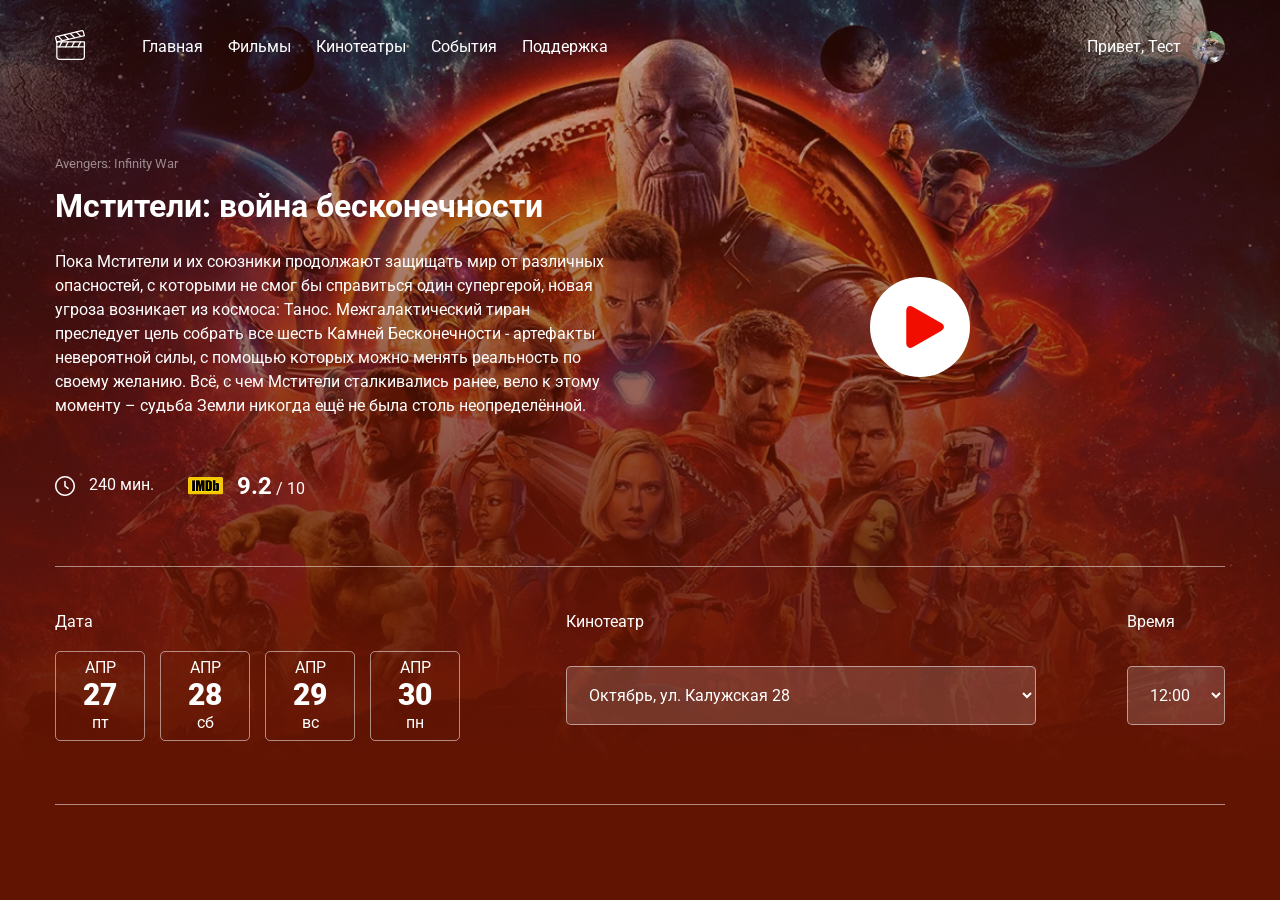
<file: Главная страница/index.html>
<!DOCTYPE html>
<html lang="en">
    <head>
        <meta charset="UTF-8">
        <meta http-equiv="X-UA-Compatible" content="IE=edge">
        <meta name="viewport" content="width=device-width, initial-scale=1.0">
        <title>Online Cinema</title>
        <link rel="preconnect" href="https://fonts.googleapis.com">
        <link rel="preconnect" href="https://fonts.gstatic.com" crossorigin>
        <link href="https://fonts.googleapis.com/css2?family=Roboto:wght@400;700&display=swap" rel="stylesheet">
        <link rel="stylesheet" href="css/normalize.css">
        <link rel="stylesheet" href="css/style.css">
    </head>

    <body>
        <header class = "header"> 
            <div class="navbar container">
            <a href="/">
                <img src="img/logo.svg" alt="logo">
            </a>

            <nav class = "nav">
                <ul class="menu">
                    <li class="menu-item">
                        <a href="#" class="menu-link">Главная</a>
                    </li>
                    <li class="menu-item">
                        <a href="#" class="menu-link">Фильмы</a>
                    </li>
                    <li class="menu-item">
                        <a href="#" class="menu-link">Кинотеатры</a>
                    </li>
                    <li class="menu-item">
                        <a href="#" class="menu-link">События</a>
                    </li>
                    <li class="menu-item">
                        <a href="#" class="menu-link">Поддержка</a>
                    </li>
                </ul>
            </nav>

            <div class="user">
                <span class = "">Привет, Тест</span>
                <img class = "avatar" src="img/avatar.jpg" alt="avatar">
            </div>
            </div>
            <!-- /.navbar -->
             <div class="film container">
                <div class="film-info">
                    <small class="film-title-small">Avengers: Infinity War</small>
                    <h1 class="film-title">Мстители: война бесконечности</h1>
                    <p class="film-description">
                        Пока Мстители и их союзники продолжают защищать мир от различных опасностей, с которыми не смог бы справиться один супергерой, новая угроза возникает из космоса: Танос. Межгалактический тиран преследует цель собрать все шесть Камней Бесконечности - артефакты невероятной силы, с помощью которых можно менять реальность по своему желанию. Всё, с чем Мстители сталкивались ранее, вело к этому моменту – судьба Земли никогда ещё не была столь неопределённой.
                    </p>
                    <div class="film-details">
                        <div class="time">
                            <img src="img/clock.svg" alt="" class="time-icon">
                            <span class="time-counter">240 мин.</span>
                        </div>
                        <div class="rating">
                            <img src="img/imdb.png" alt="imdb logo" class="rating-icon">
                            <span class="rating-counter">
                                <strong class="rating-current">9.2</strong> / 10
                            </span>
                        </div>
                    </div>
                    <!-- /.film-details -->
                </div>
                <a href="#" class="film-trailer">
                    <svg width="100" height="100" viewBox="0 0 100 100" fill="none" xmlns="http://www.w3.org/2000/svg">
                    <circle cx="50" cy="50" r="50" fill="white"/>
                    <g clip-path="url(#clip0_1_158)">
                    <path d="M43.0758 30.0033C39.3071 27.8416 36.2518 29.6125 36.2518 33.9556V66.0059C36.2518 70.3533 39.3071 72.1219 43.0758 69.9623L71.0893 53.8967C74.8592 51.7342 74.8592 48.2306 71.0893 46.0686L43.0758 30.0033Z" fill="#F20D01"/>
                    </g>
                    <defs>
                    <clipPath id="clip0_1_158">
                    <rect width="41.8013" height="41.8013" fill="white" transform="translate(34.1837 29.0816)"/>
                    </clipPath>
                    </defs>
                    </svg>
                </a>
                <!-- /.film-triler -->
             </div>
             <!-- /.film -->
              <div class="session container">
                <div class="session-date">
                    <span class="session-lable">Дата</span>
                    <div class="session-date-block">
                        <div class="session-date-item">
                            <span class="session-month">АПР</span>
                            <span class="session-day">27</span>
                            <span class="session-week">пт</span></div>
                        <div class="session-date-item">
                            <span class="session-month">АПР</span>
                            <span class="session-day">28</span>
                            <span class="session-week">сб</span></div>
                        <div class="session-date-item">
                            <span class="session-month">АПР</span>
                            <span class="session-day">29</span>
                            <span class="session-week">вс</span></div>
                        <div class="session-date-item">
                            <span class="session-month">АПР</span>
                            <span class="session-day">30</span>
                            <span class="session-week">пн</span></div>
                    </div>
                </div>
                <!-- /.date -->
                <div class="session-cinema">
                    <span class="session-lable">Кинотеатр</span>
                    <select class="select select-cinema" name="cinema">
                        <option value="Октябрь, ул. Калужская 28">Октябрь, ул. Калужская 28</option>
                        <option value="Октябрь, ул. Калужская 28">Октябрь, ул. Калужская 28</option>
                        <option value="Октябрь, ул. Калужская 28">Октябрь, ул. Калужская 28</option>
                        <option value="Октябрь, ул. Калужская 28">Октябрь, ул. Калужская 28</option>
                    </select>
                </div>
                <!-- /.cinema -->
                 <div class="session-time">
                    <span class="session-lable">Время</span>
                    <select class="select " name="cinema">
                        <option value="12:00">12:00</option>
                        <option value="12:00">12:00</option>
                        <option value="12:00">12:00</option>
                        <option value="12:00">12:00</option>
                    </select>
                 </div>
                 <!-- /.session-time -->
              </div>
              <!-- /.session -->
        </header>
    </body>
</html>
</file>
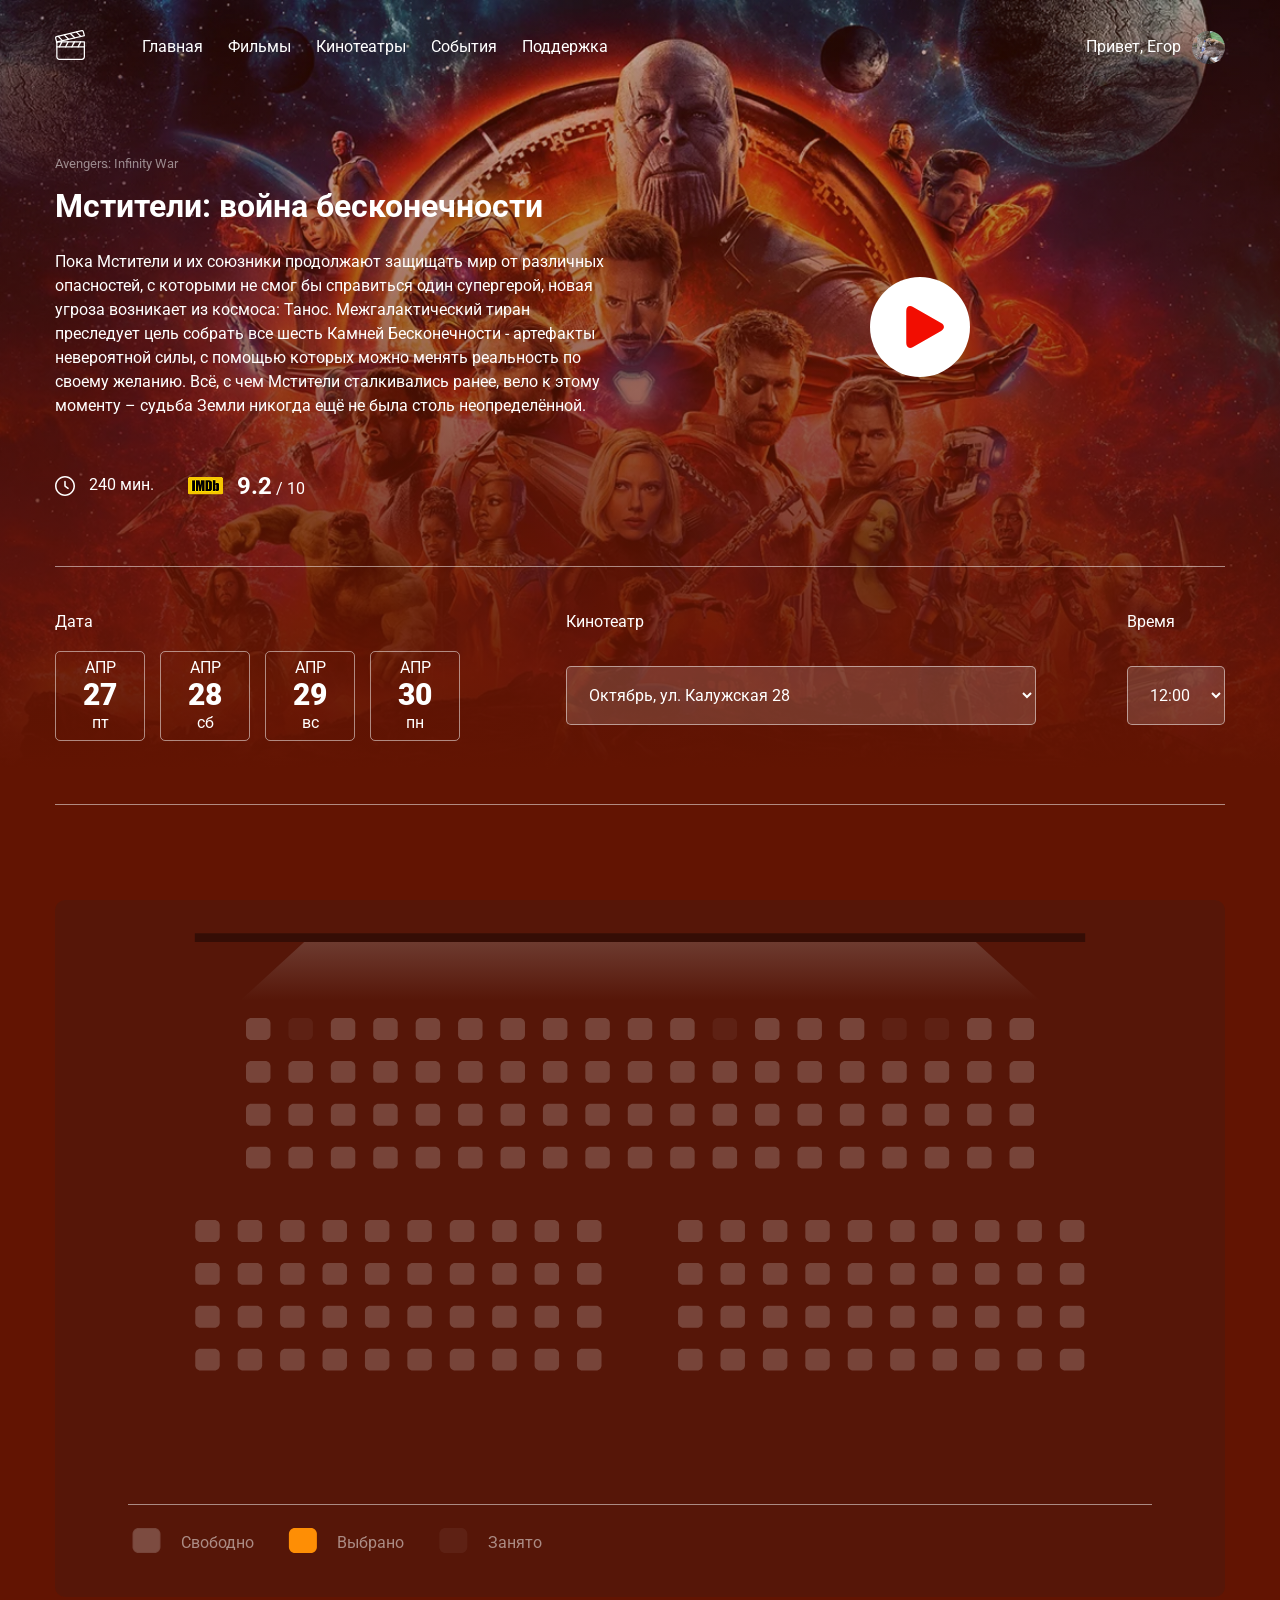
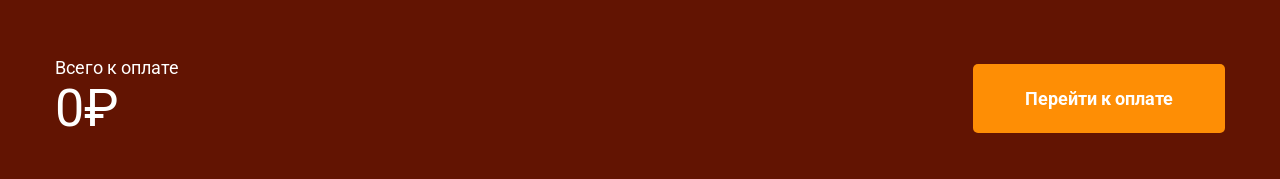
<file: Интерактив/index.html>
<!DOCTYPE html>
<html lang="en">
  <head>
    <meta charset="UTF-8" />
    <meta http-equiv="X-UA-Compatible" content="IE=edge" />
    <meta name="viewport" content="width=device-width, initial-scale=1.0" />
    <title>Online Cinema</title>
    <link rel="preconnect" href="https://fonts.googleapis.com" />
    <link rel="preconnect" href="https://fonts.gstatic.com" crossorigin />
    <link href="https://fonts.googleapis.com/css2?family=Roboto:wght@400;700&display=swap" rel="stylesheet" />
    <link rel="stylesheet" href="css/normalize.css" />
    <link rel="stylesheet" href="css/style.css" />
  </head>

  <body>
    <header class="header">
      <div class="navbar container">
        <a href="/">
          <img src="img/logo.svg" alt="logo" />
        </a>

        <nav class="nav">
          <ul class="menu">
            <li class="menu-item">
              <a href="#" class="menu-link">Главная</a>
            </li>
            <li class="menu-item">
              <a href="#" class="menu-link">Фильмы</a>
            </li>
            <li class="menu-item">
              <a href="#" class="menu-link">Кинотеатры</a>
            </li>
            <li class="menu-item">
              <a href="#" class="menu-link">События</a>
            </li>
            <li class="menu-item">
              <a href="#" class="menu-link">Поддержка</a>
            </li>
          </ul>
        </nav>

        <div class="user">
          <span class="">Привет, Егор</span>
          <img class="avatar" src="img/avatar.jpg" alt="avatar" />
        </div>
      </div>
      <!-- /.navbar -->
      <div class="film container">
        <div class="film-info">
          <small class="film-title-small">Avengers: Infinity War</small>
          <h1 class="film-title">Мстители: война бесконечности</h1>
          <p class="film-description">
            Пока Мстители и их союзники продолжают защищать мир от различных
            опасностей, с которыми не смог бы справиться один супергерой, новая
            угроза возникает из космоса: Танос. Межгалактический тиран
            преследует цель собрать все шесть Камней Бесконечности - артефакты
            невероятной силы, с помощью которых можно менять реальность по
            своему желанию. Всё, с чем Мстители сталкивались ранее, вело к этому
            моменту – судьба Земли никогда ещё не была столь неопределённой.
          </p>
          <div class="film-details">
            <div class="time">
              <img src="img/clock.svg" alt="" class="time-icon" />
              <span class="time-counter">240 мин.</span>
            </div>
            <div class="rating">
              <img src="img/imdb.png" alt="imdb logo" class="rating-icon" />
              <span class="rating-counter">
                <strong class="rating-current">9.2</strong> / 10
              </span>
            </div>
          </div>
          <!-- /.film-details -->
        </div>
        <a href="#" class="film-trailer">
          <svg width="100" height="100" viewBox="0 0 100 100" fill="none" xmlns="http://www.w3.org/2000/svg">
            <circle cx="50" cy="50" r="50" fill="white" />
            <g clip-path="url(#clip0_1_158)">
              <path
                d="M43.0758 30.0033C39.3071 27.8416 36.2518 29.6125 36.2518 33.9556V66.0059C36.2518 70.3533 39.3071 72.1219 43.0758 69.9623L71.0893 53.8967C74.8592 51.7342 74.8592 48.2306 71.0893 46.0686L43.0758 30.0033Z"
                fill="#F20D01" />
            </g>
            <defs>
              <clipPath id="clip0_1_158">
                <rect width="41.8013" height="41.8013" fill="white" transform="translate(34.1837 29.0816)" />
              </clipPath>
            </defs>
          </svg>
        </a>
        <!-- /.film-triler -->
      </div>
      <!-- /.film -->
      <div class="session container">
        <div class="session-date">
          <span class="session-lable">Дата</span>
          <div class="session-date-block">
            <div class="session-date-item">
              <span class="session-month">АПР</span>
              <span class="session-day">27</span>
              <span class="session-week">пт</span>
            </div>
            <div class="session-date-item">
              <span class="session-month">АПР</span>
              <span class="session-day">28</span>
              <span class="session-week">сб</span>
            </div>
            <div class="session-date-item">
              <span class="session-month">АПР</span>
              <span class="session-day">29</span>
              <span class="session-week">вс</span>
            </div>
            <div class="session-date-item">
              <span class="session-month">АПР</span>
              <span class="session-day">30</span>
              <span class="session-week">пн</span>
            </div>
          </div>
        </div>
        <!-- /.date -->
        <div class="session-cinema">
          <span class="session-lable">Кинотеатр</span>
          <select class="select select-cinema" name="cinema">
            <option value="Октябрь, ул. Калужская 28">
              Октябрь, ул. Калужская 28
            </option>
            <option value="Октябрь, ул. Калужская 28">
              Октябрь, ул. Калужская 28
            </option>
            <option value="Октябрь, ул. Калужская 28">
              Октябрь, ул. Калужская 28
            </option>
            <option value="Октябрь, ул. Калужская 28">
              Октябрь, ул. Калужская 28
            </option>
          </select>
        </div>
        <!-- /.cinema -->
        <div class="session-time">
          <span class="session-lable">Время</span>
          <select class="select" name="cinema">
            <option value="12:00">12:00</option>
            <option value="12:00">12:00</option>
            <option value="12:00">12:00</option>
            <option value="12:00">12:00</option>
          </select>
        </div>
        <!-- /.session-time -->
      </div>
      <!-- /.session -->
    </header>
    <div class="scheme container">
      <svg class = "scheme-svg" width="1170" height="600" viewBox="0 0 1170 686" fill="none" xmlns="http://www.w3.org/2000/svg">
        <path class="light" d="M128 115L201.04 48H968.96L1042 115H128Z" fill="url(#paint0_linear_13_374)" />
        <line x1="76" y1="43" x2="1094" y2="43" stroke="black" stroke-opacity="0.39" stroke-width="10" />
        <path
          d="M156.5 135C159.814 135 162.5 137.686 162.5 141V154C162.5 157.314 159.814 160 156.5 160H140.5C137.186 160 134.5 157.314 134.5 154V141C134.5 137.686 137.186 135 140.5 135H156.5Z" />
        <path class="booked"
          d="M205 135C208.314 135 211 137.686 211 141V154C211 157.314 208.314 160 205 160H189C185.686 160 183 157.314 183 154V141C183 137.686 185.686 135 189 135H205Z" />
        <path
          d="M253.5 135C256.814 135 259.5 137.686 259.5 141V154C259.5 157.314 256.814 160 253.5 160H237.5C234.186 160 231.5 157.314 231.5 154V141C231.5 137.686 234.186 135 237.5 135H253.5Z" />
        <path
          d="M302 135C305.314 135 308 137.686 308 141V154C308 157.314 305.314 160 302 160H286C282.686 160 280 157.314 280 154V141C280 137.686 282.686 135 286 135H302Z" />
        <path
          d="M350.5 135C353.814 135 356.5 137.686 356.5 141V154C356.5 157.314 353.814 160 350.5 160H334.5C331.186 160 328.5 157.314 328.5 154V141C328.5 137.686 331.186 135 334.5 135H350.5Z" />
        <path
          d="M399 135C402.314 135 405 137.686 405 141V154C405 157.314 402.314 160 399 160H383C379.686 160 377 157.314 377 154V141C377 137.686 379.686 135 383 135H399Z" />
        <path
          d="M447.5 135C450.814 135 453.5 137.686 453.5 141V154C453.5 157.314 450.814 160 447.5 160H431.5C428.186 160 425.5 157.314 425.5 154V141C425.5 137.686 428.186 135 431.5 135H447.5Z" />
        <path
          d="M496 135C499.314 135 502 137.686 502 141V154C502 157.314 499.314 160 496 160H480C476.686 160 474 157.314 474 154V141C474 137.686 476.686 135 480 135H496Z" />
        <path
          d="M544.5 135C547.814 135 550.5 137.686 550.5 141V154C550.5 157.314 547.814 160 544.5 160H528.5C525.186 160 522.5 157.314 522.5 154V141C522.5 137.686 525.186 135 528.5 135H544.5Z" />
        <path
          d="M593 135C596.314 135 599 137.686 599 141V154C599 157.314 596.314 160 593 160H577C573.686 160 571 157.314 571 154V141C571 137.686 573.686 135 577 135H593Z" />
        <path
          d="M641.5 135C644.814 135 647.5 137.686 647.5 141V154C647.5 157.314 644.814 160 641.5 160H625.5C622.186 160 619.5 157.314 619.5 154V141C619.5 137.686 622.186 135 625.5 135H641.5Z" />
        <path class="booked"
          d="M690 135C693.314 135 696 137.686 696 141V154C696 157.314 693.314 160 690 160H674C670.686 160 668 157.314 668 154V141C668 137.686 670.686 135 674 135H690Z" />
        <path
          d="M738.5 135C741.814 135 744.5 137.686 744.5 141V154C744.5 157.314 741.814 160 738.5 160H722.5C719.186 160 716.5 157.314 716.5 154V141C716.5 137.686 719.186 135 722.5 135H738.5Z" />
        <path
          d="M787 135C790.314 135 793 137.686 793 141V154C793 157.314 790.314 160 787 160H771C767.686 160 765 157.314 765 154V141C765 137.686 767.686 135 771 135H787Z" />
        <path
          d="M835.5 135C838.814 135 841.5 137.686 841.5 141V154C841.5 157.314 838.814 160 835.5 160H819.5C816.186 160 813.5 157.314 813.5 154V141C813.5 137.686 816.186 135 819.5 135H835.5Z" />
        <path class="booked"
          d="M884 135C887.314 135 890 137.686 890 141V154C890 157.314 887.314 160 884 160H868C864.686 160 862 157.314 862 154V141C862 137.686 864.686 135 868 135H884Z" />
        <path class="booked"
          d="M932.5 135C935.814 135 938.5 137.686 938.5 141V154C938.5 157.314 935.814 160 932.5 160H916.5C913.186 160 910.5 157.314 910.5 154V141C910.5 137.686 913.186 135 916.5 135H932.5Z" />
        <path
          d="M981 135C984.314 135 987 137.686 987 141V154C987 157.314 984.314 160 981 160H965C961.686 160 959 157.314 959 154V141C959 137.686 961.686 135 965 135H981Z" />
        <path
          d="M1029.5 135C1032.81 135 1035.5 137.686 1035.5 141V154C1035.5 157.314 1032.81 160 1029.5 160H1013.5C1010.19 160 1007.5 157.314 1007.5 154V141C1007.5 137.686 1010.19 135 1013.5 135H1029.5Z" />
        <path
          d="M156.5 184C159.814 184 162.5 186.686 162.5 190V203C162.5 206.314 159.814 209 156.5 209H140.5C137.186 209 134.5 206.314 134.5 203V190C134.5 186.686 137.186 184 140.5 184H156.5Z" />
        <path
          d="M205 184C208.314 184 211 186.686 211 190V203C211 206.314 208.314 209 205 209H189C185.686 209 183 206.314 183 203V190C183 186.686 185.686 184 189 184H205Z" />
        <path
          d="M253.5 184C256.814 184 259.5 186.686 259.5 190V203C259.5 206.314 256.814 209 253.5 209H237.5C234.186 209 231.5 206.314 231.5 203V190C231.5 186.686 234.186 184 237.5 184H253.5Z" />
        <path
          d="M302 184C305.314 184 308 186.686 308 190V203C308 206.314 305.314 209 302 209H286C282.686 209 280 206.314 280 203V190C280 186.686 282.686 184 286 184H302Z" />
        <path
          d="M350.5 184C353.814 184 356.5 186.686 356.5 190V203C356.5 206.314 353.814 209 350.5 209H334.5C331.186 209 328.5 206.314 328.5 203V190C328.5 186.686 331.186 184 334.5 184H350.5Z" />
        <path
          d="M399 184C402.314 184 405 186.686 405 190V203C405 206.314 402.314 209 399 209H383C379.686 209 377 206.314 377 203V190C377 186.686 379.686 184 383 184H399Z" />
        <path
          d="M447.5 184C450.814 184 453.5 186.686 453.5 190V203C453.5 206.314 450.814 209 447.5 209H431.5C428.186 209 425.5 206.314 425.5 203V190C425.5 186.686 428.186 184 431.5 184H447.5Z" />
        <path
          d="M496 184C499.314 184 502 186.686 502 190V203C502 206.314 499.314 209 496 209H480C476.686 209 474 206.314 474 203V190C474 186.686 476.686 184 480 184H496Z" />
        <path
          d="M544.5 184C547.814 184 550.5 186.686 550.5 190V203C550.5 206.314 547.814 209 544.5 209H528.5C525.186 209 522.5 206.314 522.5 203V190C522.5 186.686 525.186 184 528.5 184H544.5Z" />
        <path
          d="M593 184C596.314 184 599 186.686 599 190V203C599 206.314 596.314 209 593 209H577C573.686 209 571 206.314 571 203V190C571 186.686 573.686 184 577 184H593Z" />
        <path
          d="M641.5 184C644.814 184 647.5 186.686 647.5 190V203C647.5 206.314 644.814 209 641.5 209H625.5C622.186 209 619.5 206.314 619.5 203V190C619.5 186.686 622.186 184 625.5 184H641.5Z" />
        <path
          d="M690 184C693.314 184 696 186.686 696 190V203C696 206.314 693.314 209 690 209H674C670.686 209 668 206.314 668 203V190C668 186.686 670.686 184 674 184H690Z" />
        <path
          d="M738.5 184C741.814 184 744.5 186.686 744.5 190V203C744.5 206.314 741.814 209 738.5 209H722.5C719.186 209 716.5 206.314 716.5 203V190C716.5 186.686 719.186 184 722.5 184H738.5Z" />
        <path
          d="M787 184C790.314 184 793 186.686 793 190V203C793 206.314 790.314 209 787 209H771C767.686 209 765 206.314 765 203V190C765 186.686 767.686 184 771 184H787Z" />
        <path
          d="M835.5 184C838.814 184 841.5 186.686 841.5 190V203C841.5 206.314 838.814 209 835.5 209H819.5C816.186 209 813.5 206.314 813.5 203V190C813.5 186.686 816.186 184 819.5 184H835.5Z" />
        <path
          d="M884 184C887.314 184 890 186.686 890 190V203C890 206.314 887.314 209 884 209H868C864.686 209 862 206.314 862 203V190C862 186.686 864.686 184 868 184H884Z" />
        <path
          d="M932.5 184C935.814 184 938.5 186.686 938.5 190V203C938.5 206.314 935.814 209 932.5 209H916.5C913.186 209 910.5 206.314 910.5 203V190C910.5 186.686 913.186 184 916.5 184H932.5Z" />
        <path
          d="M981 184C984.314 184 987 186.686 987 190V203C987 206.314 984.314 209 981 209H965C961.686 209 959 206.314 959 203V190C959 186.686 961.686 184 965 184H981Z" />
        <path
          d="M1029.5 184C1032.81 184 1035.5 186.686 1035.5 190V203C1035.5 206.314 1032.81 209 1029.5 209H1013.5C1010.19 209 1007.5 206.314 1007.5 203V190C1007.5 186.686 1010.19 184 1013.5 184H1029.5Z" />
        <path
          d="M156.5 233C159.814 233 162.5 235.686 162.5 239V252C162.5 255.314 159.814 258 156.5 258H140.5C137.186 258 134.5 255.314 134.5 252V239C134.5 235.686 137.186 233 140.5 233H156.5Z" />
        <path
          d="M205 233C208.314 233 211 235.686 211 239V252C211 255.314 208.314 258 205 258H189C185.686 258 183 255.314 183 252V239C183 235.686 185.686 233 189 233H205Z" />
        <path
          d="M253.5 233C256.814 233 259.5 235.686 259.5 239V252C259.5 255.314 256.814 258 253.5 258H237.5C234.186 258 231.5 255.314 231.5 252V239C231.5 235.686 234.186 233 237.5 233H253.5Z" />
        <path
          d="M302 233C305.314 233 308 235.686 308 239V252C308 255.314 305.314 258 302 258H286C282.686 258 280 255.314 280 252V239C280 235.686 282.686 233 286 233H302Z" />
        <path
          d="M350.5 233C353.814 233 356.5 235.686 356.5 239V252C356.5 255.314 353.814 258 350.5 258H334.5C331.186 258 328.5 255.314 328.5 252V239C328.5 235.686 331.186 233 334.5 233H350.5Z" />
        <path
          d="M399 233C402.314 233 405 235.686 405 239V252C405 255.314 402.314 258 399 258H383C379.686 258 377 255.314 377 252V239C377 235.686 379.686 233 383 233H399Z" />
        <path
          d="M447.5 233C450.814 233 453.5 235.686 453.5 239V252C453.5 255.314 450.814 258 447.5 258H431.5C428.186 258 425.5 255.314 425.5 252V239C425.5 235.686 428.186 233 431.5 233H447.5Z" />
        <path
          d="M496 233C499.314 233 502 235.686 502 239V252C502 255.314 499.314 258 496 258H480C476.686 258 474 255.314 474 252V239C474 235.686 476.686 233 480 233H496Z" />
        <path
          d="M544.5 233C547.814 233 550.5 235.686 550.5 239V252C550.5 255.314 547.814 258 544.5 258H528.5C525.186 258 522.5 255.314 522.5 252V239C522.5 235.686 525.186 233 528.5 233H544.5Z" />
        <path
          d="M593 233C596.314 233 599 235.686 599 239V252C599 255.314 596.314 258 593 258H577C573.686 258 571 255.314 571 252V239C571 235.686 573.686 233 577 233H593Z" />
        <path
          d="M641.5 233C644.814 233 647.5 235.686 647.5 239V252C647.5 255.314 644.814 258 641.5 258H625.5C622.186 258 619.5 255.314 619.5 252V239C619.5 235.686 622.186 233 625.5 233H641.5Z" />
        <path
          d="M690 233C693.314 233 696 235.686 696 239V252C696 255.314 693.314 258 690 258H674C670.686 258 668 255.314 668 252V239C668 235.686 670.686 233 674 233H690Z" />
        <path
          d="M738.5 233C741.814 233 744.5 235.686 744.5 239V252C744.5 255.314 741.814 258 738.5 258H722.5C719.186 258 716.5 255.314 716.5 252V239C716.5 235.686 719.186 233 722.5 233H738.5Z" />
        <path
          d="M787 233C790.314 233 793 235.686 793 239V252C793 255.314 790.314 258 787 258H771C767.686 258 765 255.314 765 252V239C765 235.686 767.686 233 771 233H787Z" />
        <path
          d="M835.5 233C838.814 233 841.5 235.686 841.5 239V252C841.5 255.314 838.814 258 835.5 258H819.5C816.186 258 813.5 255.314 813.5 252V239C813.5 235.686 816.186 233 819.5 233H835.5Z" />
        <path
          d="M884 233C887.314 233 890 235.686 890 239V252C890 255.314 887.314 258 884 258H868C864.686 258 862 255.314 862 252V239C862 235.686 864.686 233 868 233H884Z" />
        <path
          d="M932.5 233C935.814 233 938.5 235.686 938.5 239V252C938.5 255.314 935.814 258 932.5 258H916.5C913.186 258 910.5 255.314 910.5 252V239C910.5 235.686 913.186 233 916.5 233H932.5Z" />
        <path
          d="M981 233C984.314 233 987 235.686 987 239V252C987 255.314 984.314 258 981 258H965C961.686 258 959 255.314 959 252V239C959 235.686 961.686 233 965 233H981Z" />
        <path
          d="M1029.5 233C1032.81 233 1035.5 235.686 1035.5 239V252C1035.5 255.314 1032.81 258 1029.5 258H1013.5C1010.19 258 1007.5 255.314 1007.5 252V239C1007.5 235.686 1010.19 233 1013.5 233H1029.5Z" />
        <path
          d="M156.5 282C159.814 282 162.5 284.686 162.5 288V301C162.5 304.314 159.814 307 156.5 307H140.5C137.186 307 134.5 304.314 134.5 301V288C134.5 284.686 137.186 282 140.5 282H156.5Z" />
        <path
          d="M205 282C208.314 282 211 284.686 211 288V301C211 304.314 208.314 307 205 307H189C185.686 307 183 304.314 183 301V288C183 284.686 185.686 282 189 282H205Z" />
        <path
          d="M253.5 282C256.814 282 259.5 284.686 259.5 288V301C259.5 304.314 256.814 307 253.5 307H237.5C234.186 307 231.5 304.314 231.5 301V288C231.5 284.686 234.186 282 237.5 282H253.5Z" />
        <path
          d="M302 282C305.314 282 308 284.686 308 288V301C308 304.314 305.314 307 302 307H286C282.686 307 280 304.314 280 301V288C280 284.686 282.686 282 286 282H302Z" />
        <path
          d="M350.5 282C353.814 282 356.5 284.686 356.5 288V301C356.5 304.314 353.814 307 350.5 307H334.5C331.186 307 328.5 304.314 328.5 301V288C328.5 284.686 331.186 282 334.5 282H350.5Z" />
        <path
          d="M399 282C402.314 282 405 284.686 405 288V301C405 304.314 402.314 307 399 307H383C379.686 307 377 304.314 377 301V288C377 284.686 379.686 282 383 282H399Z" />
        <path
          d="M447.5 282C450.814 282 453.5 284.686 453.5 288V301C453.5 304.314 450.814 307 447.5 307H431.5C428.186 307 425.5 304.314 425.5 301V288C425.5 284.686 428.186 282 431.5 282H447.5Z" />
        <path
          d="M496 282C499.314 282 502 284.686 502 288V301C502 304.314 499.314 307 496 307H480C476.686 307 474 304.314 474 301V288C474 284.686 476.686 282 480 282H496Z" />
        <path
          d="M544.5 282C547.814 282 550.5 284.686 550.5 288V301C550.5 304.314 547.814 307 544.5 307H528.5C525.186 307 522.5 304.314 522.5 301V288C522.5 284.686 525.186 282 528.5 282H544.5Z" />
        <path
          d="M593 282C596.314 282 599 284.686 599 288V301C599 304.314 596.314 307 593 307H577C573.686 307 571 304.314 571 301V288C571 284.686 573.686 282 577 282H593Z" />
        <path
          d="M641.5 282C644.814 282 647.5 284.686 647.5 288V301C647.5 304.314 644.814 307 641.5 307H625.5C622.186 307 619.5 304.314 619.5 301V288C619.5 284.686 622.186 282 625.5 282H641.5Z" />
        <path
          d="M690 282C693.314 282 696 284.686 696 288V301C696 304.314 693.314 307 690 307H674C670.686 307 668 304.314 668 301V288C668 284.686 670.686 282 674 282H690Z" />
        <path
          d="M738.5 282C741.814 282 744.5 284.686 744.5 288V301C744.5 304.314 741.814 307 738.5 307H722.5C719.186 307 716.5 304.314 716.5 301V288C716.5 284.686 719.186 282 722.5 282H738.5Z" />
        <path
          d="M787 282C790.314 282 793 284.686 793 288V301C793 304.314 790.314 307 787 307H771C767.686 307 765 304.314 765 301V288C765 284.686 767.686 282 771 282H787Z" />
        <path
          d="M835.5 282C838.814 282 841.5 284.686 841.5 288V301C841.5 304.314 838.814 307 835.5 307H819.5C816.186 307 813.5 304.314 813.5 301V288C813.5 284.686 816.186 282 819.5 282H835.5Z" />
        <path
          d="M884 282C887.314 282 890 284.686 890 288V301C890 304.314 887.314 307 884 307H868C864.686 307 862 304.314 862 301V288C862 284.686 864.686 282 868 282H884Z" />
        <path
          d="M932.5 282C935.814 282 938.5 284.686 938.5 288V301C938.5 304.314 935.814 307 932.5 307H916.5C913.186 307 910.5 304.314 910.5 301V288C910.5 284.686 913.186 282 916.5 282H932.5Z" />
        <path
          d="M981 282C984.314 282 987 284.686 987 288V301C987 304.314 984.314 307 981 307H965C961.686 307 959 304.314 959 301V288C959 284.686 961.686 282 965 282H981Z" />
        <path
          d="M1029.5 282C1032.81 282 1035.5 284.686 1035.5 288V301C1035.5 304.314 1032.81 307 1029.5 307H1013.5C1010.19 307 1007.5 304.314 1007.5 301V288C1007.5 284.686 1010.19 282 1013.5 282H1029.5Z" />
        <path
          d="M98.5 366C101.814 366 104.5 368.686 104.5 372V385C104.5 388.314 101.814 391 98.5 391H82.5C79.1863 391 76.5 388.314 76.5 385V372C76.5 368.686 79.1863 366 82.5 366H98.5Z" />
        <path
          d="M147 366C150.314 366 153 368.686 153 372V385C153 388.314 150.314 391 147 391H131C127.686 391 125 388.314 125 385V372C125 368.686 127.686 366 131 366H147Z" />
        <path
          d="M195.5 366C198.814 366 201.5 368.686 201.5 372V385C201.5 388.314 198.814 391 195.5 391H179.5C176.186 391 173.5 388.314 173.5 385V372C173.5 368.686 176.186 366 179.5 366H195.5Z" />
        <path
          d="M244 366C247.314 366 250 368.686 250 372V385C250 388.314 247.314 391 244 391H228C224.686 391 222 388.314 222 385V372C222 368.686 224.686 366 228 366H244Z" />
        <path
          d="M292.5 366C295.814 366 298.5 368.686 298.5 372V385C298.5 388.314 295.814 391 292.5 391H276.5C273.186 391 270.5 388.314 270.5 385V372C270.5 368.686 273.186 366 276.5 366H292.5Z" />
        <path
          d="M341 366C344.314 366 347 368.686 347 372V385C347 388.314 344.314 391 341 391H325C321.686 391 319 388.314 319 385V372C319 368.686 321.686 366 325 366H341Z" />
        <path
          d="M389.5 366C392.814 366 395.5 368.686 395.5 372V385C395.5 388.314 392.814 391 389.5 391H373.5C370.186 391 367.5 388.314 367.5 385V372C367.5 368.686 370.186 366 373.5 366H389.5Z" />
        <path
          d="M438 366C441.314 366 444 368.686 444 372V385C444 388.314 441.314 391 438 391H422C418.686 391 416 388.314 416 385V372C416 368.686 418.686 366 422 366H438Z" />
        <path
          d="M486.5 366C489.814 366 492.5 368.686 492.5 372V385C492.5 388.314 489.814 391 486.5 391H470.5C467.186 391 464.5 388.314 464.5 385V372C464.5 368.686 467.186 366 470.5 366H486.5Z" />
        <path
          d="M535 366C538.314 366 541 368.686 541 372V385C541 388.314 538.314 391 535 391H519C515.686 391 513 388.314 513 385V372C513 368.686 515.686 366 519 366H535Z" />
        <path
          d="M98.5 415C101.814 415 104.5 417.686 104.5 421V434C104.5 437.314 101.814 440 98.5 440H82.5C79.1863 440 76.5 437.314 76.5 434V421C76.5 417.686 79.1863 415 82.5 415H98.5Z" />
        <path
          d="M147 415C150.314 415 153 417.686 153 421V434C153 437.314 150.314 440 147 440H131C127.686 440 125 437.314 125 434V421C125 417.686 127.686 415 131 415H147Z" />
        <path
          d="M195.5 415C198.814 415 201.5 417.686 201.5 421V434C201.5 437.314 198.814 440 195.5 440H179.5C176.186 440 173.5 437.314 173.5 434V421C173.5 417.686 176.186 415 179.5 415H195.5Z" />
        <path
          d="M244 415C247.314 415 250 417.686 250 421V434C250 437.314 247.314 440 244 440H228C224.686 440 222 437.314 222 434V421C222 417.686 224.686 415 228 415H244Z" />
        <path
          d="M292.5 415C295.814 415 298.5 417.686 298.5 421V434C298.5 437.314 295.814 440 292.5 440H276.5C273.186 440 270.5 437.314 270.5 434V421C270.5 417.686 273.186 415 276.5 415H292.5Z" />
        <path
          d="M341 415C344.314 415 347 417.686 347 421V434C347 437.314 344.314 440 341 440H325C321.686 440 319 437.314 319 434V421C319 417.686 321.686 415 325 415H341Z" />
        <path
          d="M389.5 415C392.814 415 395.5 417.686 395.5 421V434C395.5 437.314 392.814 440 389.5 440H373.5C370.186 440 367.5 437.314 367.5 434V421C367.5 417.686 370.186 415 373.5 415H389.5Z" />
        <path
          d="M438 415C441.314 415 444 417.686 444 421V434C444 437.314 441.314 440 438 440H422C418.686 440 416 437.314 416 434V421C416 417.686 418.686 415 422 415H438Z" />
        <path
          d="M486.5 415C489.814 415 492.5 417.686 492.5 421V434C492.5 437.314 489.814 440 486.5 440H470.5C467.186 440 464.5 437.314 464.5 434V421C464.5 417.686 467.186 415 470.5 415H486.5Z" />
        <path
          d="M535 415C538.314 415 541 417.686 541 421V434C541 437.314 538.314 440 535 440H519C515.686 440 513 437.314 513 434V421C513 417.686 515.686 415 519 415H535Z" />
        <path
          d="M98.5 464C101.814 464 104.5 466.686 104.5 470V483C104.5 486.314 101.814 489 98.5 489H82.5C79.1863 489 76.5 486.314 76.5 483V470C76.5 466.686 79.1863 464 82.5 464H98.5Z" />
        <path
          d="M147 464C150.314 464 153 466.686 153 470V483C153 486.314 150.314 489 147 489H131C127.686 489 125 486.314 125 483V470C125 466.686 127.686 464 131 464H147Z" />
        <path
          d="M195.5 464C198.814 464 201.5 466.686 201.5 470V483C201.5 486.314 198.814 489 195.5 489H179.5C176.186 489 173.5 486.314 173.5 483V470C173.5 466.686 176.186 464 179.5 464H195.5Z" />
        <path
          d="M244 464C247.314 464 250 466.686 250 470V483C250 486.314 247.314 489 244 489H228C224.686 489 222 486.314 222 483V470C222 466.686 224.686 464 228 464H244Z" />
        <path
          d="M292.5 464C295.814 464 298.5 466.686 298.5 470V483C298.5 486.314 295.814 489 292.5 489H276.5C273.186 489 270.5 486.314 270.5 483V470C270.5 466.686 273.186 464 276.5 464H292.5Z" />
        <path
          d="M341 464C344.314 464 347 466.686 347 470V483C347 486.314 344.314 489 341 489H325C321.686 489 319 486.314 319 483V470C319 466.686 321.686 464 325 464H341Z" />
        <path
          d="M389.5 464C392.814 464 395.5 466.686 395.5 470V483C395.5 486.314 392.814 489 389.5 489H373.5C370.186 489 367.5 486.314 367.5 483V470C367.5 466.686 370.186 464 373.5 464H389.5Z" />
        <path
          d="M438 464C441.314 464 444 466.686 444 470V483C444 486.314 441.314 489 438 489H422C418.686 489 416 486.314 416 483V470C416 466.686 418.686 464 422 464H438Z" />
        <path
          d="M486.5 464C489.814 464 492.5 466.686 492.5 470V483C492.5 486.314 489.814 489 486.5 489H470.5C467.186 489 464.5 486.314 464.5 483V470C464.5 466.686 467.186 464 470.5 464H486.5Z" />
        <path
          d="M535 464C538.314 464 541 466.686 541 470V483C541 486.314 538.314 489 535 489H519C515.686 489 513 486.314 513 483V470C513 466.686 515.686 464 519 464H535Z" />
        <path
          d="M98.5 513C101.814 513 104.5 515.686 104.5 519V532C104.5 535.314 101.814 538 98.5 538H82.5C79.1863 538 76.5 535.314 76.5 532V519C76.5 515.686 79.1863 513 82.5 513H98.5Z" />
        <path
          d="M147 513C150.314 513 153 515.686 153 519V532C153 535.314 150.314 538 147 538H131C127.686 538 125 535.314 125 532V519C125 515.686 127.686 513 131 513H147Z" />
        <path
          d="M195.5 513C198.814 513 201.5 515.686 201.5 519V532C201.5 535.314 198.814 538 195.5 538H179.5C176.186 538 173.5 535.314 173.5 532V519C173.5 515.686 176.186 513 179.5 513H195.5Z" />
        <path
          d="M244 513C247.314 513 250 515.686 250 519V532C250 535.314 247.314 538 244 538H228C224.686 538 222 535.314 222 532V519C222 515.686 224.686 513 228 513H244Z" />
        <path
          d="M292.5 513C295.814 513 298.5 515.686 298.5 519V532C298.5 535.314 295.814 538 292.5 538H276.5C273.186 538 270.5 535.314 270.5 532V519C270.5 515.686 273.186 513 276.5 513H292.5Z" />
        <path
          d="M341 513C344.314 513 347 515.686 347 519V532C347 535.314 344.314 538 341 538H325C321.686 538 319 535.314 319 532V519C319 515.686 321.686 513 325 513H341Z" />
        <path
          d="M389.5 513C392.814 513 395.5 515.686 395.5 519V532C395.5 535.314 392.814 538 389.5 538H373.5C370.186 538 367.5 535.314 367.5 532V519C367.5 515.686 370.186 513 373.5 513H389.5Z" />
        <path
          d="M438 513C441.314 513 444 515.686 444 519V532C444 535.314 441.314 538 438 538H422C418.686 538 416 535.314 416 532V519C416 515.686 418.686 513 422 513H438Z" />
        <path
          d="M486.5 513C489.814 513 492.5 515.686 492.5 519V532C492.5 535.314 489.814 538 486.5 538H470.5C467.186 538 464.5 535.314 464.5 532V519C464.5 515.686 467.186 513 470.5 513H486.5Z" />
        <path
          d="M535 513C538.314 513 541 515.686 541 519V532C541 535.314 538.314 538 535 538H519C515.686 538 513 535.314 513 532V519C513 515.686 515.686 513 519 513H535Z" />
        <path
          d="M650.5 366C653.814 366 656.5 368.686 656.5 372V385C656.5 388.314 653.814 391 650.5 391H634.5C631.186 391 628.5 388.314 628.5 385V372C628.5 368.686 631.186 366 634.5 366H650.5Z" />
        <path
          d="M699 366C702.314 366 705 368.686 705 372V385C705 388.314 702.314 391 699 391H683C679.686 391 677 388.314 677 385V372C677 368.686 679.686 366 683 366H699Z" />
        <path
          d="M747.5 366C750.814 366 753.5 368.686 753.5 372V385C753.5 388.314 750.814 391 747.5 391H731.5C728.186 391 725.5 388.314 725.5 385V372C725.5 368.686 728.186 366 731.5 366H747.5Z" />
        <path
          d="M796 366C799.314 366 802 368.686 802 372V385C802 388.314 799.314 391 796 391H780C776.686 391 774 388.314 774 385V372C774 368.686 776.686 366 780 366H796Z" />
        <path
          d="M844.5 366C847.814 366 850.5 368.686 850.5 372V385C850.5 388.314 847.814 391 844.5 391H828.5C825.186 391 822.5 388.314 822.5 385V372C822.5 368.686 825.186 366 828.5 366H844.5Z" />
        <path
          d="M893 366C896.314 366 899 368.686 899 372V385C899 388.314 896.314 391 893 391H877C873.686 391 871 388.314 871 385V372C871 368.686 873.686 366 877 366H893Z" />
        <path
          d="M941.5 366C944.814 366 947.5 368.686 947.5 372V385C947.5 388.314 944.814 391 941.5 391H925.5C922.186 391 919.5 388.314 919.5 385V372C919.5 368.686 922.186 366 925.5 366H941.5Z" />
        <path
          d="M990 366C993.314 366 996 368.686 996 372V385C996 388.314 993.314 391 990 391H974C970.686 391 968 388.314 968 385V372C968 368.686 970.686 366 974 366H990Z" />
        <path
          d="M1038.5 366C1041.81 366 1044.5 368.686 1044.5 372V385C1044.5 388.314 1041.81 391 1038.5 391H1022.5C1019.19 391 1016.5 388.314 1016.5 385V372C1016.5 368.686 1019.19 366 1022.5 366H1038.5Z" />
        <path
          d="M1087 366C1090.31 366 1093 368.686 1093 372V385C1093 388.314 1090.31 391 1087 391H1071C1067.69 391 1065 388.314 1065 385V372C1065 368.686 1067.69 366 1071 366H1087Z" />
        <path
          d="M650.5 415C653.814 415 656.5 417.686 656.5 421V434C656.5 437.314 653.814 440 650.5 440H634.5C631.186 440 628.5 437.314 628.5 434V421C628.5 417.686 631.186 415 634.5 415H650.5Z" />
        <path
          d="M699 415C702.314 415 705 417.686 705 421V434C705 437.314 702.314 440 699 440H683C679.686 440 677 437.314 677 434V421C677 417.686 679.686 415 683 415H699Z" />
        <path
          d="M747.5 415C750.814 415 753.5 417.686 753.5 421V434C753.5 437.314 750.814 440 747.5 440H731.5C728.186 440 725.5 437.314 725.5 434V421C725.5 417.686 728.186 415 731.5 415H747.5Z" />
        <path
          d="M796 415C799.314 415 802 417.686 802 421V434C802 437.314 799.314 440 796 440H780C776.686 440 774 437.314 774 434V421C774 417.686 776.686 415 780 415H796Z" />
        <path
          d="M844.5 415C847.814 415 850.5 417.686 850.5 421V434C850.5 437.314 847.814 440 844.5 440H828.5C825.186 440 822.5 437.314 822.5 434V421C822.5 417.686 825.186 415 828.5 415H844.5Z" />
        <path
          d="M893 415C896.314 415 899 417.686 899 421V434C899 437.314 896.314 440 893 440H877C873.686 440 871 437.314 871 434V421C871 417.686 873.686 415 877 415H893Z" />
        <path
          d="M941.5 415C944.814 415 947.5 417.686 947.5 421V434C947.5 437.314 944.814 440 941.5 440H925.5C922.186 440 919.5 437.314 919.5 434V421C919.5 417.686 922.186 415 925.5 415H941.5Z" />
        <path
          d="M990 415C993.314 415 996 417.686 996 421V434C996 437.314 993.314 440 990 440H974C970.686 440 968 437.314 968 434V421C968 417.686 970.686 415 974 415H990Z" />
        <path
          d="M1038.5 415C1041.81 415 1044.5 417.686 1044.5 421V434C1044.5 437.314 1041.81 440 1038.5 440H1022.5C1019.19 440 1016.5 437.314 1016.5 434V421C1016.5 417.686 1019.19 415 1022.5 415H1038.5Z" />
        <path
          d="M1087 415C1090.31 415 1093 417.686 1093 421V434C1093 437.314 1090.31 440 1087 440H1071C1067.69 440 1065 437.314 1065 434V421C1065 417.686 1067.69 415 1071 415H1087Z" />
        <path
          d="M650.5 464C653.814 464 656.5 466.686 656.5 470V483C656.5 486.314 653.814 489 650.5 489H634.5C631.186 489 628.5 486.314 628.5 483V470C628.5 466.686 631.186 464 634.5 464H650.5Z" />
        <path
          d="M699 464C702.314 464 705 466.686 705 470V483C705 486.314 702.314 489 699 489H683C679.686 489 677 486.314 677 483V470C677 466.686 679.686 464 683 464H699Z" />
        <path
          d="M747.5 464C750.814 464 753.5 466.686 753.5 470V483C753.5 486.314 750.814 489 747.5 489H731.5C728.186 489 725.5 486.314 725.5 483V470C725.5 466.686 728.186 464 731.5 464H747.5Z" />
        <path
          d="M796 464C799.314 464 802 466.686 802 470V483C802 486.314 799.314 489 796 489H780C776.686 489 774 486.314 774 483V470C774 466.686 776.686 464 780 464H796Z" />
        <path
          d="M844.5 464C847.814 464 850.5 466.686 850.5 470V483C850.5 486.314 847.814 489 844.5 489H828.5C825.186 489 822.5 486.314 822.5 483V470C822.5 466.686 825.186 464 828.5 464H844.5Z" />
        <path
          d="M893 464C896.314 464 899 466.686 899 470V483C899 486.314 896.314 489 893 489H877C873.686 489 871 486.314 871 483V470C871 466.686 873.686 464 877 464H893Z" />
        <path
          d="M941.5 464C944.814 464 947.5 466.686 947.5 470V483C947.5 486.314 944.814 489 941.5 489H925.5C922.186 489 919.5 486.314 919.5 483V470C919.5 466.686 922.186 464 925.5 464H941.5Z" />
        <path
          d="M990 464C993.314 464 996 466.686 996 470V483C996 486.314 993.314 489 990 489H974C970.686 489 968 486.314 968 483V470C968 466.686 970.686 464 974 464H990Z" />
        <path
          d="M1038.5 464C1041.81 464 1044.5 466.686 1044.5 470V483C1044.5 486.314 1041.81 489 1038.5 489H1022.5C1019.19 489 1016.5 486.314 1016.5 483V470C1016.5 466.686 1019.19 464 1022.5 464H1038.5Z" />
        <path
          d="M1087 464C1090.31 464 1093 466.686 1093 470V483C1093 486.314 1090.31 489 1087 489H1071C1067.69 489 1065 486.314 1065 483V470C1065 466.686 1067.69 464 1071 464H1087Z" />
        <path
          d="M650.5 513C653.814 513 656.5 515.686 656.5 519V532C656.5 535.314 653.814 538 650.5 538H634.5C631.186 538 628.5 535.314 628.5 532V519C628.5 515.686 631.186 513 634.5 513H650.5Z" />
        <path
          d="M699 513C702.314 513 705 515.686 705 519V532C705 535.314 702.314 538 699 538H683C679.686 538 677 535.314 677 532V519C677 515.686 679.686 513 683 513H699Z" />
        <path
          d="M747.5 513C750.814 513 753.5 515.686 753.5 519V532C753.5 535.314 750.814 538 747.5 538H731.5C728.186 538 725.5 535.314 725.5 532V519C725.5 515.686 728.186 513 731.5 513H747.5Z" />
        <path
          d="M796 513C799.314 513 802 515.686 802 519V532C802 535.314 799.314 538 796 538H780C776.686 538 774 535.314 774 532V519C774 515.686 776.686 513 780 513H796Z" />
        <path
          d="M844.5 513C847.814 513 850.5 515.686 850.5 519V532C850.5 535.314 847.814 538 844.5 538H828.5C825.186 538 822.5 535.314 822.5 532V519C822.5 515.686 825.186 513 828.5 513H844.5Z" />
        <path
          d="M893 513C896.314 513 899 515.686 899 519V532C899 535.314 896.314 538 893 538H877C873.686 538 871 535.314 871 532V519C871 515.686 873.686 513 877 513H893Z" />
        <path
          d="M941.5 513C944.814 513 947.5 515.686 947.5 519V532C947.5 535.314 944.814 538 941.5 538H925.5C922.186 538 919.5 535.314 919.5 532V519C919.5 515.686 922.186 513 925.5 513H941.5Z" />
        <path
          d="M990 513C993.314 513 996 515.686 996 519V532C996 535.314 993.314 538 990 538H974C970.686 538 968 535.314 968 532V519C968 515.686 970.686 513 974 513H990Z" />
        <path
          d="M1038.5 513C1041.81 513 1044.5 515.686 1044.5 519V532C1044.5 535.314 1041.81 538 1038.5 538H1022.5C1019.19 538 1016.5 535.314 1016.5 532V519C1016.5 515.686 1019.19 513 1022.5 513H1038.5Z" />
        <path
          d="M1087 513C1090.31 513 1093 515.686 1093 519V532C1093 535.314 1090.31 538 1087 538H1071C1067.69 538 1065 535.314 1065 532V519C1065 515.686 1067.69 513 1071 513H1087Z" />
        <defs>
          <linearGradient id="paint0_linear_13_374" x1="585" y1="48" x2="585" y2="115" gradientUnits="userSpaceOnUse">
            <stop stop-color="#C4C4C4" stop-opacity="0.21" />
            <stop offset="1" stop-color="#C4C4C4" stop-opacity="0" />
          </linearGradient>
        </defs>
      </svg>
      <div class="legend">
        <div class="legend-free legend-label">
          <svg width="38" height="32" viewBox="0 0 38 32" fill="none" xmlns="http://www.w3.org/2000/svg">
            <path
              d="M5.5 7C5.5 4.23858 7.73858 2 10.5 2H26.5C29.2614 2 31.5 4.23858 31.5 7V20C31.5 22.7614 29.2614 25 26.5 25H10.5C7.73858 25 5.5 22.7614 5.5 20V7Z"
              fill="white" fill-opacity="0.2" />
            <path
              d="M26.5 1C29.8137 1 32.5 3.68629 32.5 7V20C32.5 23.3137 29.8137 26 26.5 26H10.5C7.18629 26 4.5 23.3137 4.5 20V7C4.5 3.68629 7.18629 1 10.5 1H26.5Z" />
          </svg>
          <span class="legend-text">Свободно</span>
        </div>
        <div class="legend-active legend-label">
          <svg width="38" height="32" viewBox="0 0 38 32" fill="none" xmlns="http://www.w3.org/2000/svg">
            <path
            class = "active"
              d="M26.8906 1C30.2043 1 32.8906 3.68629 32.8906 7V20C32.8906 23.3137 30.2043 26 26.8906 26H10.8906C7.57692 26 4.89062 23.3137 4.89062 20V7C4.89062 3.68629 7.57692 1 10.8906 1H26.8906Z"
              />
          </svg>
          <span class="legend-active">Выбрано</span>
        </div>
        <div class="legend-booked legend-label">
          <svg width="39" height="32" viewBox="0 0 39 32" fill="none" xmlns="http://www.w3.org/2000/svg">
            <path
            class = "booked"
              d="M27.3125 1C30.6262 1 33.3125 3.68629 33.3125 7V20C33.3125 23.3137 30.6262 26 27.3125 26H11.3125C7.99879 26 5.3125 23.3137 5.3125 20V7C5.3125 3.68629 7.99879 1 11.3125 1H27.3125Z" />
          </svg>
          <span class="legend-booked">Занято</span>
        </div>
      </div>
    </div>
    <div class="price container">
      <div class="price-tag">
        <span class="price-label">Всего к оплате</span>
        <span class ="price-total">0</span><span class="ruble">₽</span>
      </div>
      <a href="" class=" button button-pay">Перейти к оплате</a>
    </div>
    <script src="js/scripts.js"></script>
  </body>
</html>
</file>
<file: Главная страница/css/style.css>
* {
    box-sizing: border-box;
}

body {
    background-color: #621402;
    font-family: 'Roboto', sans-serif;
    color: #fff;
}

.container {
    max-width: 1170px;
    margin: auto;
}

.header {
    min-height: 100vh;
    background: linear-gradient(180deg, rgba(98, 20, 2, 0.31) 0%, #621402 85.62%), url('../img/bg.jpg') no-repeat center top / cover;
}
.navbar {
    display: flex;
    align-items: center;
    padding-top: 30px;
    padding-bottom: 30px;
}

.menu {
    list-style-type: none;
    display: flex;
    margin: 0;
    margin-left: 17px;
}

.menu-item {
    margin-right: 25px;
}

.menu-link {
    color: white;
    text-decoration: none;
}

.user {
    margin-left: auto;
    color: #fff;
    display: flex;
    align-items: center;
}

.avatar {
    width: 33px;
    height: 33px;
    border-radius: 50%;
    margin-left: 11px;
}

.film {
    margin-top: 60px;
    color: white;

}

.film-title-small{
    opacity: 0.5;
    font-style: 24px;
    line-height: 150%;
}

.film-title {
    font-style: 36px;
    line-height: 42px;
    margin-top: 11px;
    margin-bottom: 23px;
}

.film-description {
    font-size: 16px;
    line-height: 150%;
    max-width: 560px;

}

.film {
    display: flex;
    align-items: center;
}

.film-trailer {
    margin: auto;
}

.film-details {
    margin-top: 50px;
    display: flex;
    align-items: center;
}

.time {
    display: flex;
    align-items: center;
}

.time-icon {
    margin-right: 14px;
}

.rating {
    display: flex;
    align-items: center;
    margin-left: 34px;
}

.rating-icon{
    margin-right: 14px;
}

.rating-current {
    font-size: 24px;
    line-height: 150%;
}

.session {
    margin-top: 62px;
    padding-top: 46px;
    padding-bottom: 63px;
    border-top: 1px solid rgba(255, 255, 255, 0.5);
    border-bottom: 1px solid rgba(255, 255, 255, 0.5);
    display: flex;
    justify-content: space-between;
    align-items: flex-start;
}

.session-lable {
    margin-bottom: 20px;
    display: block;
}
.session-date-block {
    display: flex;
}

.session-date-item {
    cursor: pointer;
    display: flex;
    flex-direction: column;
    border: 1px solid rgba(255, 255, 255, 0.5);
    border-radius: 5px;
    text-align: center;
    width: 90px;
    height: 90px;
    align-items: center;
    justify-content: center;
    margin-right: 15px;
    transition: background-color 0.2s;
}

.session-month {
    font-style: 16px;
    line-height: 19px;
}

.session-day {
    font-weight: 900;
    font-size: 30px;
    line-height: 35px;
}

.session-week {
    font-style: 19px;
    line-height: 22px;
}

.session-date-item:hover {
    background-color: #fe8e05;
    color: #621402;
}

.select {
    background: rgba(255, 255, 255, 0.15);
    border: 1px solid rgba(255, 255, 255, 0.5);
    border-radius: 5px;
    color:#fff;
    padding: 18px;
    cursor: pointer;
    margin-top: 15px;
}

.select-cinema {
    min-width: 470px;
}
</file>
<file: Интерактив/css/style.css>
* {
    box-sizing: border-box;
}

body {
    background-color: #621402;
    font-family: 'Roboto', sans-serif;
    color: #fff;
}

.container {
    max-width: 1170px;
    margin: auto;
}

.header {
    min-height: 100vh;
    background: linear-gradient(180deg, rgba(98, 20, 2, 0.31) 0%, #621402 85.62%), url('../img/bg.jpg') no-repeat center top / cover;
}
.navbar {
    display: flex;
    align-items: center;
    padding-top: 30px;
    padding-bottom: 30px;
}

.menu {
    list-style-type: none;
    display: flex;
    margin: 0;
    margin-left: 17px;
}

.menu-item {
    margin-right: 25px;
}

.menu-link {
    color: white;
    text-decoration: none;
}

.user {
    margin-left: auto;
    color: #fff;
    display: flex;
    align-items: center;
}

.avatar {
    width: 33px;
    height: 33px;
    border-radius: 50%;
    margin-left: 11px;
}

.film {
    margin-top: 60px;
    color: white;

}

.film-title-small{
    opacity: 0.5;
    font-style: 24px;
    line-height: 150%;
}

.film-title {
    font-style: 36px;
    line-height: 42px;
    margin-top: 11px;
    margin-bottom: 23px;
}

.film-description {
    font-size: 16px;
    line-height: 150%;
    max-width: 560px;

}

.film {
    display: flex;
    align-items: center;
}

.film-trailer {
    margin: auto;
}

.film-details {
    margin-top: 50px;
    display: flex;
    align-items: center;
}

.time {
    display: flex;
    align-items: center;
}

.time-icon {
    margin-right: 14px;
}

.rating {
    display: flex;
    align-items: center;
    margin-left: 34px;
}

.rating-icon{
    margin-right: 14px;
}

.rating-current {
    font-size: 24px;
    line-height: 150%;
}

.session {
    margin-top: 62px;
    padding-top: 46px;
    padding-bottom: 63px;
    border-top: 1px solid rgba(255, 255, 255, 0.5);
    border-bottom: 1px solid rgba(255, 255, 255, 0.5);
    display: flex;
    justify-content: space-between;
    align-items: flex-start;
}

.session-lable {
    margin-bottom: 20px;
    display: block;
}

.session-date-block {
    display: flex;
}

.session-date-item {
    cursor: pointer;
    display: flex;
    flex-direction: column;
    border: 1px solid rgba(255, 255, 255, 0.5);
    border-radius: 5px;
    text-align: center;
    width: 90px;
    height: 90px;
    align-items: center;
    justify-content: center;
    margin-right: 15px;
    transition: background-color 0.2s;
}

.session-month {
    font-style: 16px;
    line-height: 19px;
}

.session-day {
    font-weight: 900;
    font-size: 30px;
    line-height: 35px;
}

.session-week {
    font-style: 19px;
    line-height: 22px;
}

.session-date-item:hover {
    background-color: #fe8e05;
    color: #621402;
}

.select {
    background: rgba(255, 255, 255, 0.15);
    border: 1px solid rgba(255, 255, 255, 0.5);
    border-radius: 5px;
    color:#fff;
    padding: 18px;
    cursor: pointer;
    margin-top: 15px;
}

.select-cinema {
    min-width: 470px;
}

.scheme {
    margin-bottom: 40px;
    background: rgba(36, 36, 36, 0.18);
    border-radius: 10px;
}

.scheme path:not(.light) {
    fill: rgba(255, 255, 255, 0.2);
    cursor: pointer;
}

.scheme path:not(.light):hover {
    fill: rgba(255, 255, 255, 0.5);
}

.scheme path.booked,
.scheme path.booked:hover
{
    fill: rgba(255, 255, 255, 0.05);
    cursor: not-allowed;
}

.scheme path.active,
.scheme path.active:hover
{
    fill: #fe8e05;
}

.legend {
    display: flex;
    align-items: center;
    border-top: 1px solid rgba(255, 255, 255, 0.5);
    max-width: 1024px;
    margin: auto;
    padding-top: 22px;
    padding-bottom: 38px;
}

.legend-label {
    display: flex;
    align-items: center;
    margin-right: 30px;
    color: rgba(255, 255, 255, 0.5);
}

.legend svg {
    margin-right: 15px;
}

.price {
    padding-top: 20px;
    padding-bottom: 40px;
    display: flex;
    align-items: center;
    justify-content: space-between;
}

.price-label {
    display: block;
    font-size: 18px;
    line-height: 21px;
}

.price-tag {
    font-size: 52px;
    line-height: 61px;
}

.button {
    display: block;
    background: #fe8e05;
    border-radius: 5px;
    color: #fff;
    font-weight: bold;
    font-size: 18px;
    line-height: 21px;
    padding: 24px 52px;
    text-decoration: none;
}
</file>
